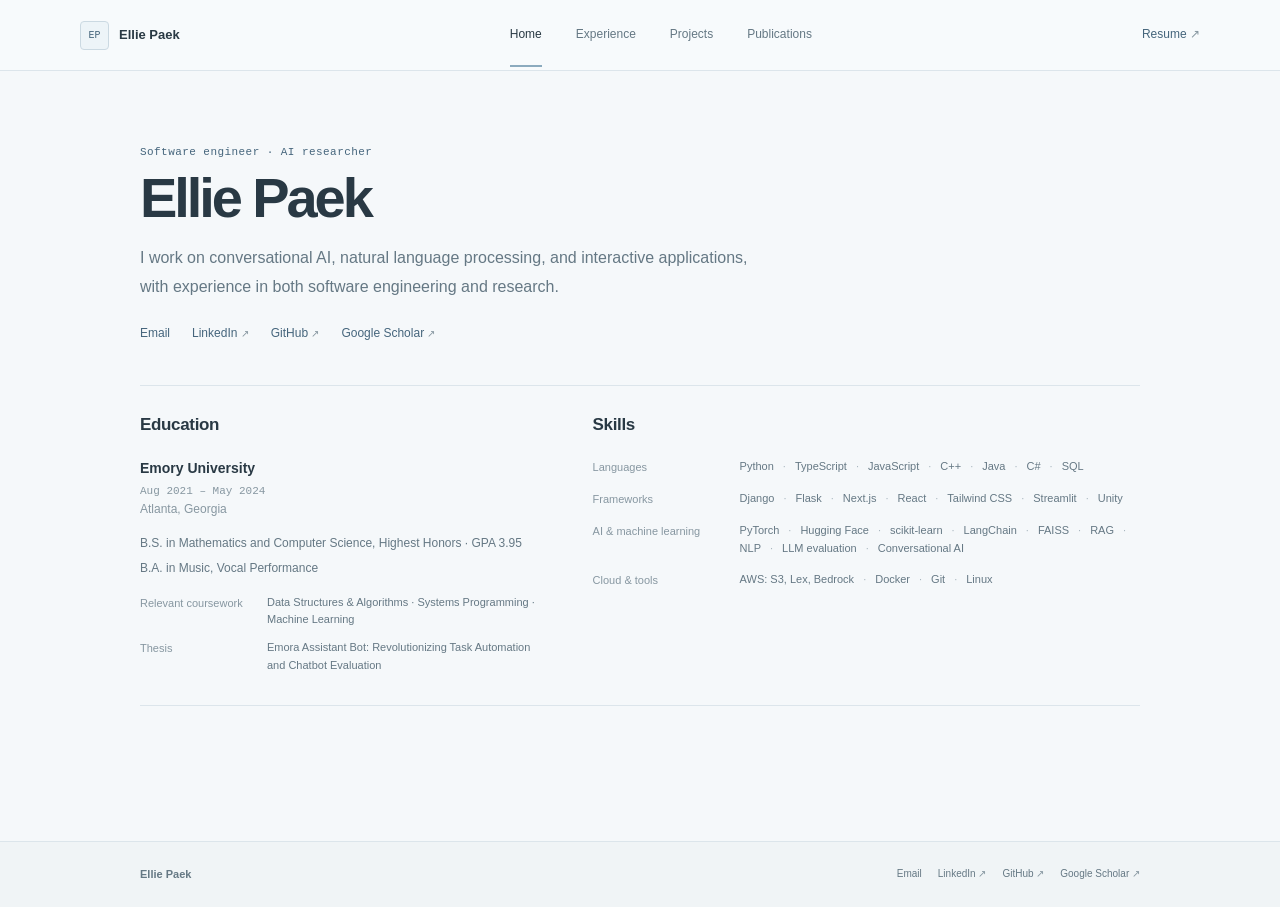
<file: index.html>
<!doctype html>
<html lang="en">
  <head>
    <meta charset="utf-8">
    <meta name="viewport" content="width=device-width, initial-scale=1">
    <meta name="theme-color" content="#f5f8fa">
    <meta name="description" content="Ellie Paek — software engineer and AI researcher working on conversational systems and natural language processing.">
    <title>Home — Ellie Paek</title>
    <link rel="icon" href="fronticon.png" type="image/png">
    <link rel="stylesheet" href="styles.css">
    <script src="content.js" defer></script>
    <script src="site.js" defer></script>
  </head>
  <body data-page="home">
    <a class="skip-link" href="#main">Skip to content</a>
    <header class="site-header">
      <div class="header-inner">
        <a class="wordmark" href="index.html" aria-label="Home">
          <span class="wordmark-mark" aria-hidden="true">EP</span>
          <span data-profile="name">Ellie Paek</span>
        </a>
        <nav class="main-nav" aria-label="Main navigation">
          <a href="index.html" data-nav="home">Home</a>
          <a href="experience.html" data-nav="experience">Experience</a>
          <a href="projects.html" data-nav="projects">Projects</a>
          <a href="publications.html" data-nav="publications">Publications</a>
        </nav>
        <a class="header-resume" href="assets/resume.pdf" target="_blank" rel="noopener">Resume <span aria-hidden="true">↗</span></a>
      </div>
    </header>

    <main id="main" class="home-main section-shell">
      <section class="home-intro" aria-labelledby="home-title">
        <p class="eyebrow" data-profile="introLabel">Software Engineer · AI Researcher</p>
        <h1 id="home-title" data-profile="name">Ellie Paek</h1>
        <p class="home-lede" data-profile="intro">I am a software engineer and AI researcher focused on conversational systems and natural language processing.</p>
        <div class="contact-links" id="hero-socials" aria-label="Contact and profiles"></div>
      </section>

      <section class="home-details" aria-label="Education and skills">
        <article class="detail-section education-section">
          <h2>Education</h2>
          <div id="education-list"></div>
        </article>
        <article class="detail-section skills-section">
          <h2>Skills</h2>
          <div id="skills-list" class="skills-list"></div>
        </article>
      </section>
    </main>

    <footer class="site-footer">
      <div class="section-shell footer-inner">
        <a class="footer-name" href="index.html" data-profile="name">Ellie Paek</a>
        <div class="footer-links" id="footer-links"></div>
      </div>
    </footer>
  </body>
</html>
</file>
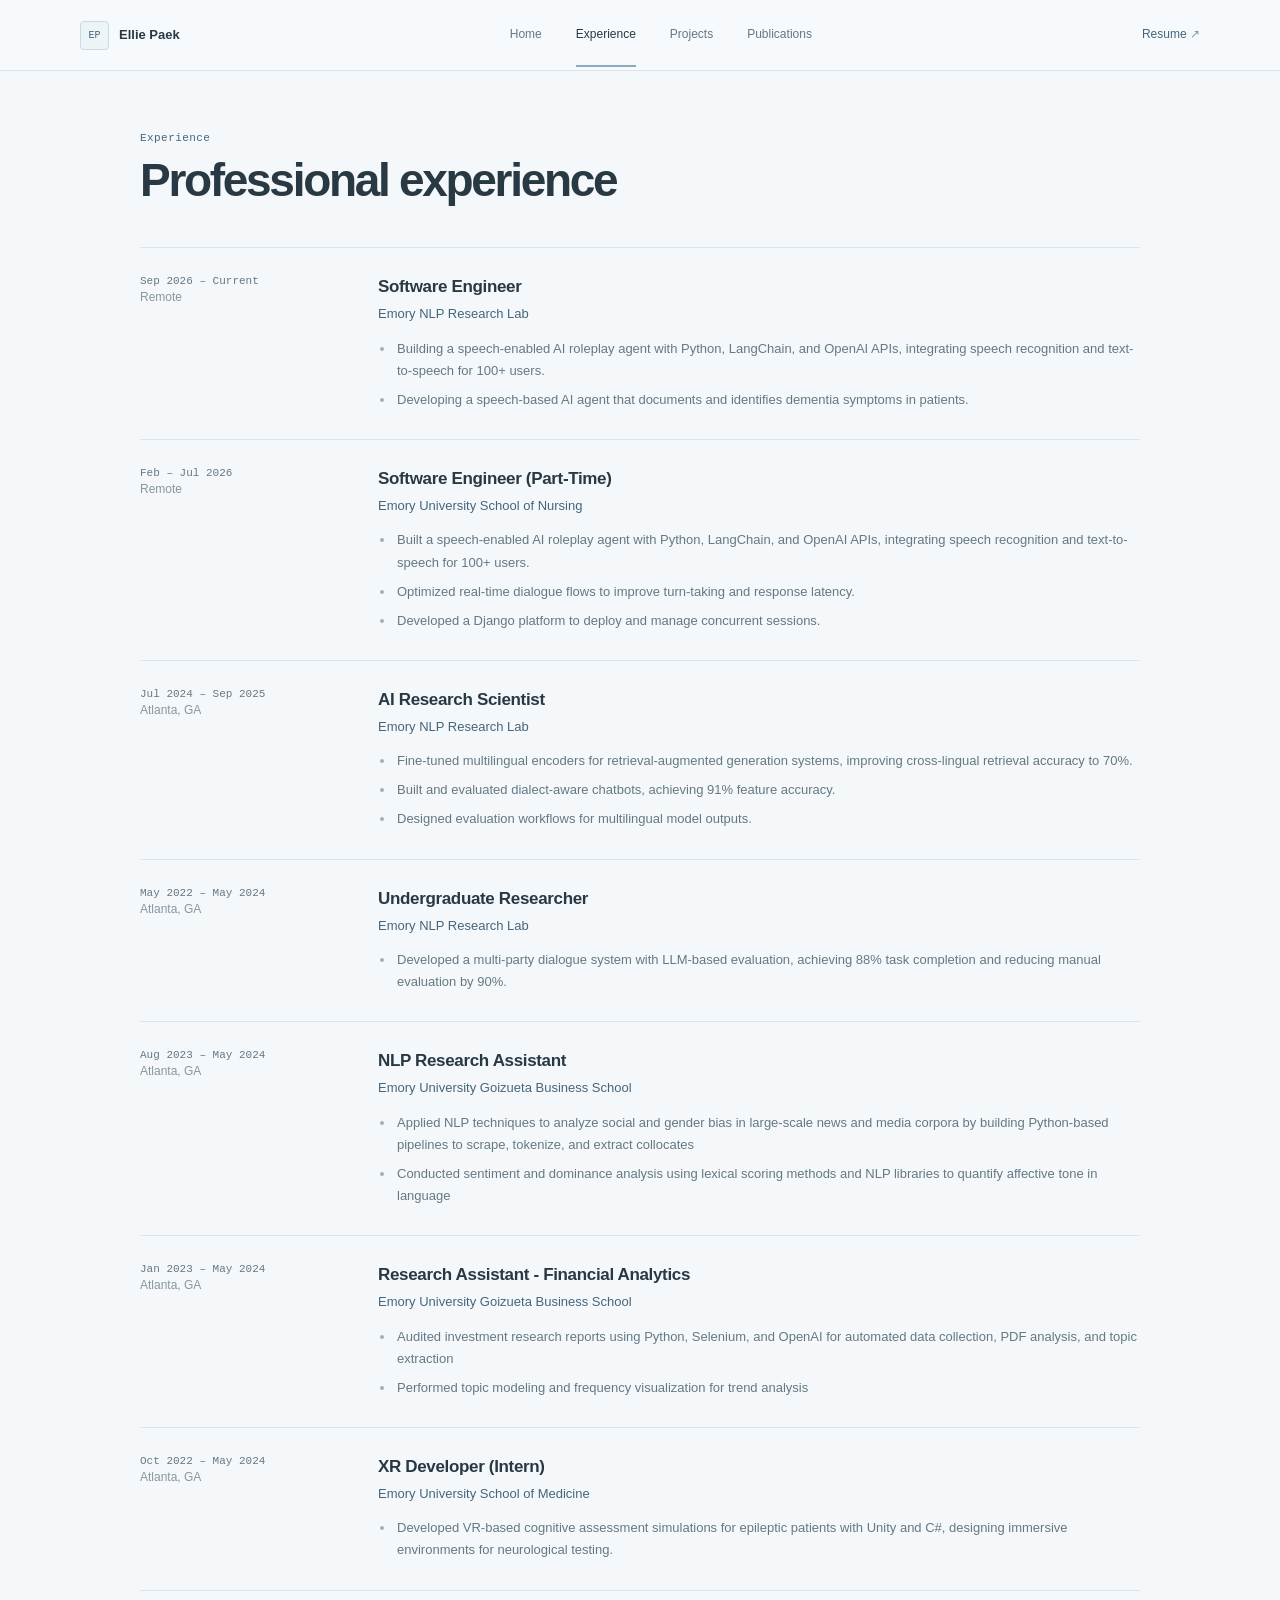
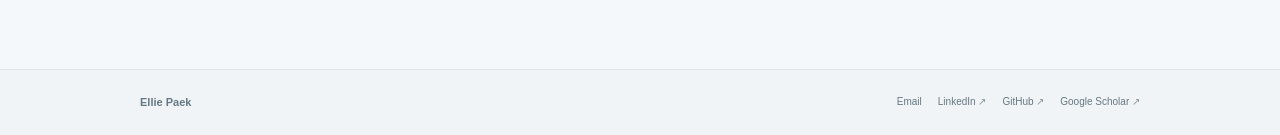
<file: experience.html>
<!doctype html>
<html lang="en">
  <head>
    <meta charset="utf-8">
    <meta name="viewport" content="width=device-width, initial-scale=1">
    <meta name="theme-color" content="#f5f8fa">
    <meta name="description" content="Experience across applied AI, NLP research, and immersive systems.">
    <title>Experience — Ellie Paek</title>
    <link rel="icon" href="fronticon.png" type="image/png">
    <link rel="stylesheet" href="styles.css">
    <script src="content.js" defer></script>
    <script src="site.js" defer></script>
  </head>
  <body data-page="experience">
    <a class="skip-link" href="#main">Skip to content</a>
    <header class="site-header">
      <div class="header-inner">
        <a class="wordmark" href="index.html" aria-label="Home"><span class="wordmark-mark" aria-hidden="true">EP</span><span data-profile="name">Ellie Paek</span></a>
        <nav class="main-nav" aria-label="Main navigation">
          <a href="index.html" data-nav="home">Home</a><a href="experience.html" data-nav="experience">Experience</a><a href="projects.html" data-nav="projects">Projects</a><a href="publications.html" data-nav="publications">Publications</a>
        </nav>
        <a class="header-resume" href="assets/resume.pdf" target="_blank" rel="noopener">Resume <span aria-hidden="true">↗</span></a>
      </div>
    </header>
    <main id="main" class="page-main section-shell">
      <section class="page-intro" aria-labelledby="page-title">
        <p class="eyebrow">Experience</p>
        <h1 id="page-title">Professional experience</h1>
      </section>
      <section class="experience-list" id="experience-list" aria-label="Work experience"></section>
    </main>
    <footer class="site-footer"><div class="section-shell footer-inner"><a class="footer-name" href="index.html" data-profile="name">Ellie Paek</a><div class="footer-links" id="footer-links"></div></div></footer>
  </body>
</html>
</file>
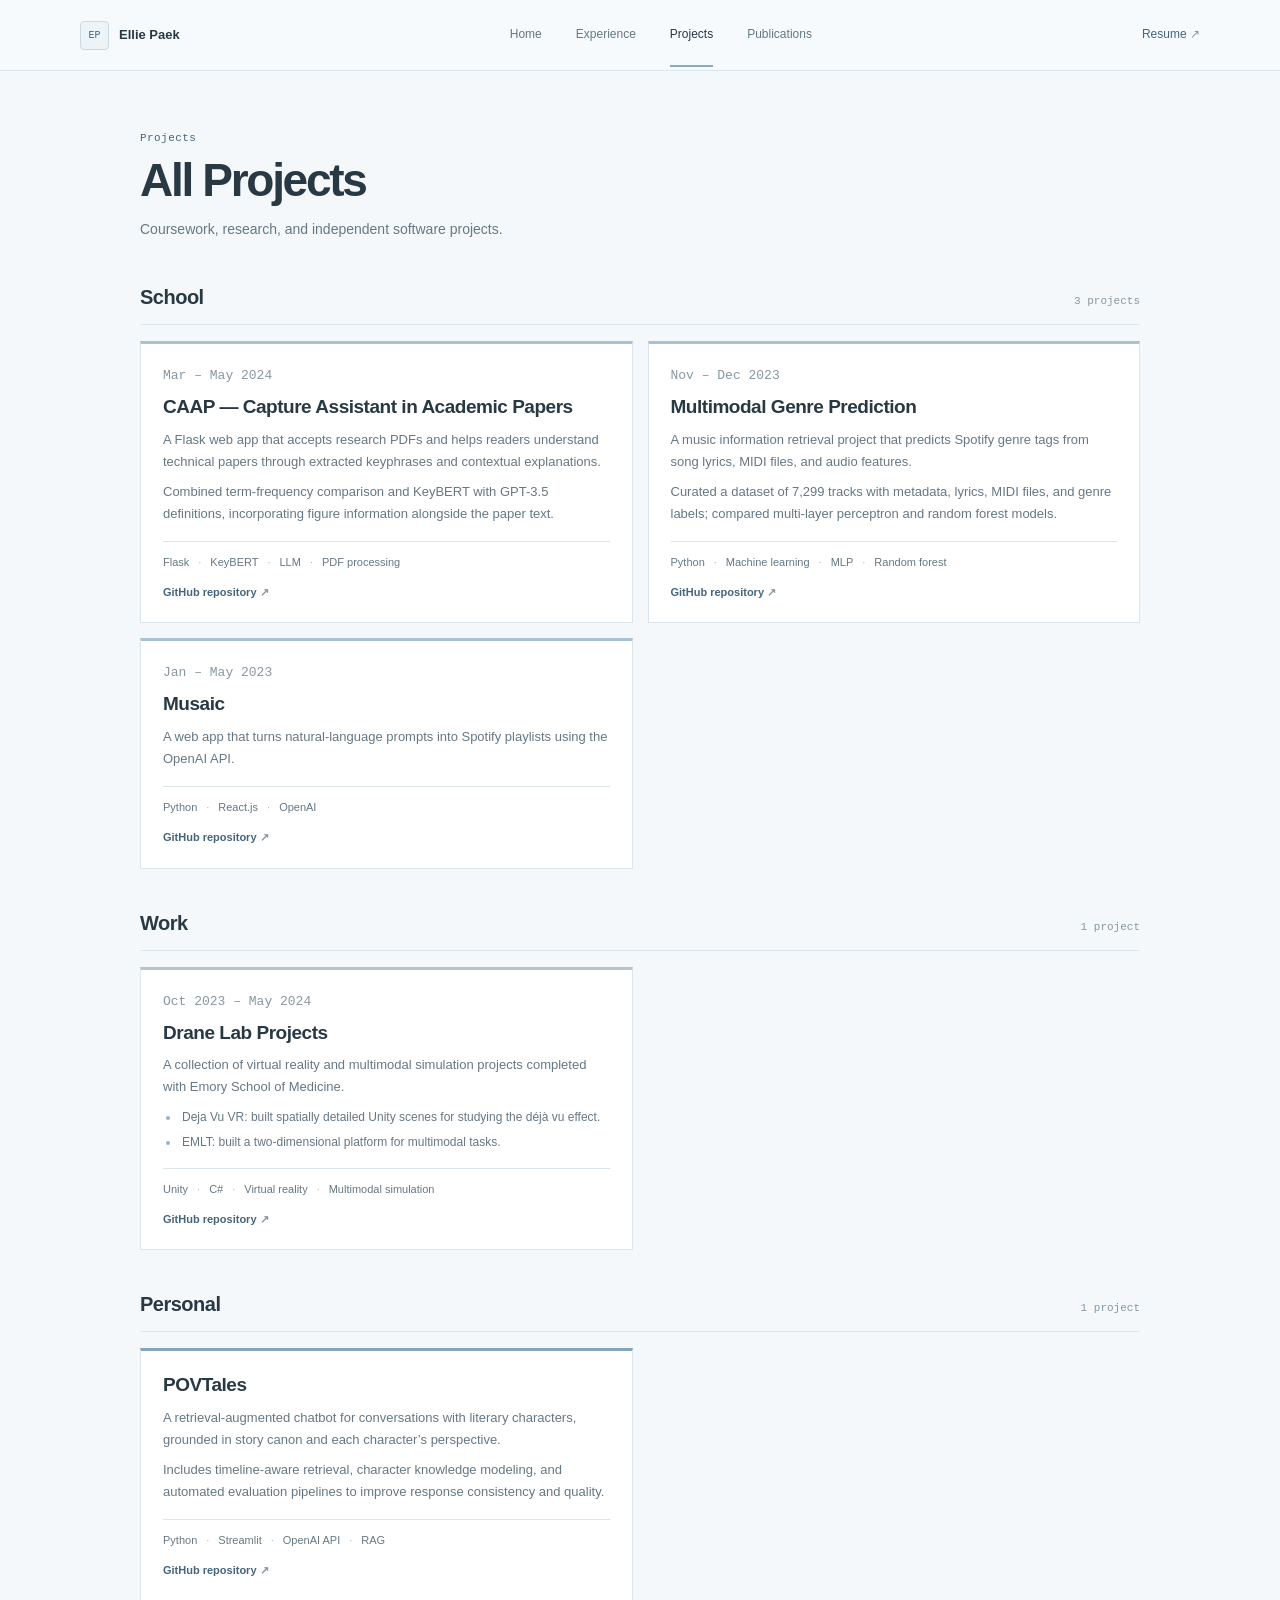
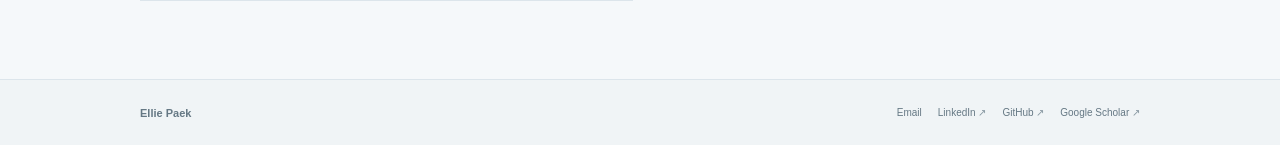
<file: projects.html>
<!doctype html>
<html lang="en">
  <head>
    <meta charset="utf-8">
    <meta name="viewport" content="width=device-width, initial-scale=1">
    <meta name="theme-color" content="#f5f8fa">
    <meta name="description" content="School, work, and personal projects in software, AI, retrieval, and interactive systems.">
    <title>Projects — Ellie Paek</title>
    <link rel="icon" href="fronticon.png" type="image/png">
    <link rel="stylesheet" href="styles.css">
    <script src="content.js" defer></script>
    <script src="site.js" defer></script>
  </head>
  <body data-page="projects">
    <a class="skip-link" href="#main">Skip to content</a>
    <header class="site-header">
      <div class="header-inner">
        <a class="wordmark" href="index.html" aria-label="Home"><span class="wordmark-mark" aria-hidden="true">EP</span><span data-profile="name">Ellie Paek</span></a>
        <nav class="main-nav" aria-label="Main navigation">
          <a href="index.html" data-nav="home">Home</a><a href="experience.html" data-nav="experience">Experience</a><a href="projects.html" data-nav="projects">Projects</a><a href="publications.html" data-nav="publications">Publications</a>
        </nav>
        <a class="header-resume" href="assets/resume.pdf" target="_blank" rel="noopener">Resume <span aria-hidden="true">↗</span></a>
      </div>
    </header>
    <main id="main" class="page-main section-shell">
      <section class="page-intro" aria-labelledby="page-title">
        <p class="eyebrow">Projects</p>
        <h1 id="page-title">All Projects</h1>
        <p>Coursework, research, and independent software projects.</p>
      </section>
      <section class="project-categories" id="project-grid" aria-label="Projects by category"></section>
    </main>
    <footer class="site-footer"><div class="section-shell footer-inner"><a class="footer-name" href="index.html" data-profile="name">Ellie Paek</a><div class="footer-links" id="footer-links"></div></div></footer>
  </body>
</html>
</file>
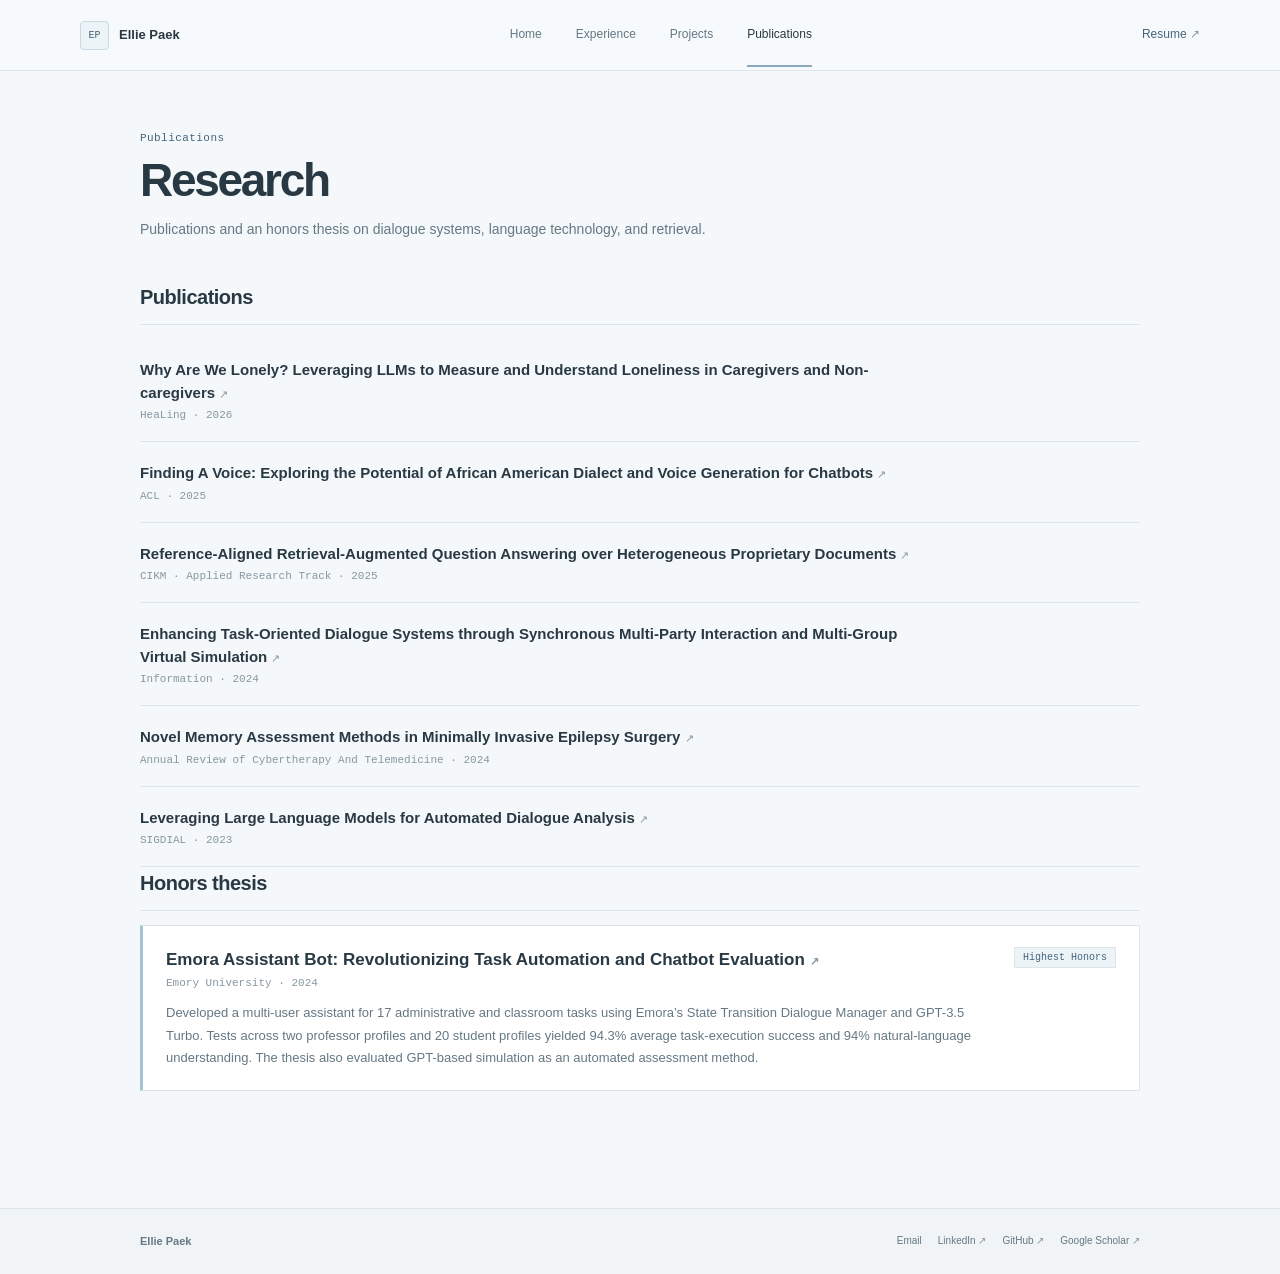
<file: publications.html>
<!doctype html>
<html lang="en">
  <head>
    <meta charset="utf-8">
    <meta name="viewport" content="width=device-width, initial-scale=1">
    <meta name="theme-color" content="#f5f8fa">
    <meta name="description" content="Research publications and an honors thesis by Ellie Paek in dialogue systems, retrieval, and language technology.">
    <title>Publications — Ellie Paek</title>
    <link rel="icon" href="fronticon.png" type="image/png">
    <link rel="stylesheet" href="styles.css">
    <script src="content.js" defer></script>
    <script src="site.js" defer></script>
  </head>
  <body data-page="publications">
    <a class="skip-link" href="#main">Skip to content</a>
    <header class="site-header">
      <div class="header-inner">
        <a class="wordmark" href="index.html" aria-label="Home"><span class="wordmark-mark" aria-hidden="true">EP</span><span data-profile="name">Ellie Paek</span></a>
        <nav class="main-nav" aria-label="Main navigation">
          <a href="index.html" data-nav="home">Home</a><a href="experience.html" data-nav="experience">Experience</a><a href="projects.html" data-nav="projects">Projects</a><a href="publications.html" data-nav="publications">Publications</a>
        </nav>
        <a class="header-resume" href="assets/resume.pdf" target="_blank" rel="noopener">Resume <span aria-hidden="true">↗</span></a>
      </div>
    </header>
    <main id="main" class="page-main section-shell">
      <section class="page-intro" aria-labelledby="page-title">
        <p class="eyebrow">Publications</p>
        <h1 id="page-title">Research</h1>
        <p>Publications and an honors thesis on dialogue systems, language technology, and retrieval.</p>
      </section>
      <section class="publication-section" aria-labelledby="publication-heading">
        <div class="research-section-heading">
          <h2 id="publication-heading">Publications</h2>
        </div>
        <div class="publication-list" id="publication-list" aria-label="Publications"></div>
      </section>
      <section class="thesis-section" aria-labelledby="thesis-heading">
        <div class="research-section-heading">
          <h2 id="thesis-heading">Honors thesis</h2>
        </div>
        <div id="thesis-entry"></div>
      </section>
    </main>
    <footer class="site-footer"><div class="section-shell footer-inner"><a class="footer-name" href="index.html" data-profile="name">Ellie Paek</a><div class="footer-links" id="footer-links"></div></div></footer>
  </body>
</html>
</file>
<file: styles.css>
:root {
  --canvas: #f5f8fa;
  --surface: #ffffff;
  --surface-blue: #edf4f8;
  --surface-silver: #eff2f4;
  --ink: #293944;
  --muted: #657884;
  --quiet: #8797a1;
  --line: #dce5eb;
  --blue: #7595ad;
  --blue-dark: #45657c;
  --sans: "Avenir Next", Avenir, "Segoe UI", sans-serif;
  --mono: "SFMono-Regular", Consolas, "Liberation Mono", monospace;
  color-scheme: light;
}

* { box-sizing: border-box; }
html { min-width: 320px; }
body { min-width: 320px; margin: 0; color: var(--ink); background: var(--canvas); font: 15px/1.65 var(--sans); -webkit-font-smoothing: antialiased; }
a { color: inherit; text-decoration: none; }
a:hover { color: var(--blue-dark); }
a:focus-visible { outline: 2px solid var(--blue); outline-offset: 4px; border-radius: 2px; }
::selection { color: var(--ink); background: #dceaf2; }
.section-shell { width: min(1000px, calc(100% - 56px)); margin-inline: auto; }
.skip-link { position: fixed; z-index: 30; top: 10px; left: 10px; padding: 10px 14px; transform: translateY(-160%); color: white; background: var(--blue-dark); }
.skip-link:focus { transform: translateY(0); }

.site-header { position: sticky; z-index: 20; top: 0; border-bottom: 1px solid var(--line); background: rgba(247, 250, 252, .96); }
.header-inner { display: flex; align-items: center; justify-content: space-between; gap: 25px; width: min(1120px, calc(100% - 56px)); min-height: 70px; margin-inline: auto; }
.wordmark { display: inline-flex; align-items: center; gap: 10px; flex: 0 0 auto; font-size: 13px; font-weight: 650; white-space: nowrap; }
.wordmark-mark { display: grid; width: 29px; height: 29px; place-items: center; border: 1px solid #cbd9e2; border-radius: 4px; color: var(--blue-dark); background: var(--surface-blue); font: 10px var(--mono); }
.main-nav { display: flex; align-items: center; gap: clamp(16px, 3vw, 34px); }
.main-nav a { padding: 22px 0 20px; border-bottom: 2px solid transparent; color: var(--muted); font-size: 12px; white-space: nowrap; }
.main-nav a:hover { color: var(--ink); }
.main-nav a[aria-current="page"] { border-bottom-color: #8baabe; color: var(--ink); }
.header-resume { color: var(--blue-dark); font-size: 12px; white-space: nowrap; }
.header-resume span, .resume-actions span { color: var(--quiet); }

.eyebrow { margin: 0; color: var(--blue-dark); font: 11px var(--mono); letter-spacing: .04em; }
.home-main { min-height: calc(100vh - 130px); padding-top: 75px; padding-bottom: 54px; }
.home-intro { max-width: 700px; padding-bottom: 41px; }
.home-intro h1 { margin: 8px 0 15px; font-size: clamp(38px, 6vw, 56px); font-weight: 560; line-height: 1.13; letter-spacing: -.055em; }
.home-lede { max-width: 630px; margin: 0; color: var(--muted); font-size: 16px; line-height: 1.8; }
.contact-links { display: flex; flex-wrap: wrap; gap: 9px 22px; margin-top: 22px; }
.contact-links a { color: var(--blue-dark); font-size: 12px; }
.contact-links a:hover, .footer-links a:hover { text-decoration: underline; text-underline-offset: 3px; }
.contact-links span, .footer-links span { color: var(--quiet); font-size: 10px; }

.home-details { display: grid; grid-template-columns: .85fr 1.15fr; gap: 48px; padding: 25px 0 31px; border-top: 1px solid var(--line); border-bottom: 1px solid var(--line); }
.detail-section h2, .resume-section h2 { margin: 0 0 18px; font-size: 17px; font-weight: 600; letter-spacing: -.02em; }
.education-item { padding-top: 0; }
.education-top { display: block; }
.education-top h3 { margin: 0; font-size: 14px; font-weight: 600; }
.education-top span { display: block; margin-top: 5px; color: var(--quiet); font: 11px var(--mono); }
.education-location { margin: 3px 0 0; color: var(--quiet); font-size: 12px; }
.degree-list { display: grid; gap: 7px; margin: 14px 0 0; padding: 0; list-style: none; }
.degree-list li { color: var(--muted); font-size: 12px; line-height: 1.55; }
.education-details { display: grid; gap: 10px; margin: 16px 0 0; }
.education-details > div { display: grid; grid-template-columns: 115px minmax(0, 1fr); gap: 12px; }
.education-details dt { color: var(--quiet); font-size: 11px; }
.education-details dd { margin: 0; color: var(--muted); font-size: 11px; line-height: 1.6; }
.skills-list { display: grid; gap: 13px; }
.skill-group { display: grid; grid-template-columns: 135px minmax(0, 1fr); gap: 12px; }
.skill-group h3 { margin: 1px 0 0; color: var(--quiet); font-size: 11px; font-weight: 500; }
.tag-list { display: flex; flex-wrap: wrap; gap: 0 9px; margin: 0; padding: 0; list-style: none; }
.tag-list li { color: var(--muted); font-size: 11px; }
.tag-list li:not(:last-child)::after { margin-left: 9px; color: #aab7c0; content: "·"; }
.resume-section { display: flex; align-items: center; justify-content: space-between; gap: 24px; padding-top: 28px; }
.resume-section h2 { margin-bottom: 2px; }
.resume-section p { margin: 0; color: var(--muted); font-size: 12px; }
.resume-actions { display: flex; flex-wrap: wrap; gap: 19px; }
.resume-actions a { color: var(--blue-dark); font-size: 12px; }

.page-main { min-height: calc(100vh - 130px); padding-top: 61px; padding-bottom: 78px; }
.page-intro { max-width: 700px; margin-bottom: 39px; }
.page-intro h1 { margin: 9px 0 10px; font-size: clamp(34px, 5vw, 46px); font-weight: 560; line-height: 1.2; letter-spacing: -.05em; }
.page-intro > p:last-child { max-width: 640px; margin: 0; color: var(--muted); font-size: 14px; line-height: 1.7; }

.experience-list { border-top: 1px solid var(--line); }
.experience-item { display: grid; grid-template-columns: 180px minmax(0, 1fr); gap: clamp(24px, 5vw, 58px); padding: 25px 0 28px; border-bottom: 1px solid var(--line); }
.experience-date { display: flex; flex-direction: column; gap: 3px; padding-top: 2px; color: var(--muted); font: 11px var(--mono); }
.experience-location { color: var(--quiet); font: 12px var(--sans); }
.experience-title-row { display: flex; justify-content: space-between; gap: 20px; }
.experience-body h2 { margin: 0; font-size: 17px; font-weight: 600; letter-spacing: -.02em; }
.organization { margin: 2px 0 0; color: var(--blue-dark); font-size: 13px; }
.experience-body ul { display: grid; gap: 7px; margin: 13px 0 0; padding-left: 17px; color: var(--muted); }
.experience-body li { padding-left: 2px; font-size: 13px; line-height: 1.7; }
.experience-body li::marker { color: #9ab2c2; }

.project-categories { display: grid; gap: 38px; }
.project-category-heading { display: flex; align-items: baseline; justify-content: space-between; gap: 16px; margin-bottom: 16px; padding-bottom: 10px; border-bottom: 1px solid var(--line); }
.project-category-heading h2 { margin: 0; font-size: 20px; font-weight: 600; letter-spacing: -.025em; }
.project-category-heading > span { color: var(--quiet); font: 11px var(--mono); }
.project-grid { display: grid; grid-template-columns: repeat(2, minmax(0, 1fr)); gap: 15px; }
.project-card { display: flex; min-width: 0; border: 1px solid var(--line); border-top: 3px solid #a9c2d2; background: var(--surface); transition: border-color .16s ease, transform .16s ease; }
.project-card[data-category="Work"] { border-top-color: #b8c4cb; }
.project-card[data-category="Personal"] { border-top-color: #84a6bd; }
.project-card:hover { transform: translateY(-2px); border-color: #b8cbd7; }
.project-card[data-category="Work"]:hover { border-color: #c3cdd3; }
.project-card[data-category="Personal"]:hover { border-color: #a8bfce; }
.project-copy { display: flex; flex: 1; flex-direction: column; padding: 21px 22px; }
.project-period { margin: 0 0 7px !important; color: var(--quiet) !important; font: 11px var(--mono); }
.project-copy h3 { margin: 0 0 9px; font-size: 19px; font-weight: 600; letter-spacing: -.025em; line-height: 1.35; }
.project-copy p { margin: 0; color: var(--muted); font-size: 13px; line-height: 1.7; }
.project-copy .project-detail { margin-top: 8px; }
.project-detail-list { display: grid; gap: 6px; margin: 9px 0 0; padding-left: 17px; color: var(--muted); }
.project-detail-list li { padding-left: 2px; font-size: 12px; line-height: 1.6; }
.project-detail-list li::marker { color: #9ab2c2; }
.project-card-footer { display: grid; gap: 12px; margin-top: auto; padding-top: 16px; }
.project-card-footer .tag-list { padding-top: 11px; border-top: 1px solid var(--line); }
.project-link { justify-self: start; color: var(--blue-dark); font-size: 11px; font-weight: 600; }
.project-link:hover { text-decoration: underline; text-underline-offset: 3px; }
.project-link span { color: var(--quiet); }

.thesis-section { margin-bottom: 39px; }
.research-section-heading { margin-bottom: 14px; padding-bottom: 10px; border-bottom: 1px solid var(--line); }
.research-section-heading .eyebrow { margin-bottom: 4px; }
.research-section-heading h2 { margin: 0; font-size: 20px; font-weight: 600; letter-spacing: -.025em; }
.thesis-card { padding: 21px 23px; border: 1px solid var(--line); border-left: 3px solid #a9c2d2; background: var(--surface); }
.thesis-card-heading { display: flex; align-items: flex-start; justify-content: space-between; gap: 20px; }
.thesis-card-heading h3 { max-width: 760px; margin: 0; font-size: 17px; font-weight: 600; line-height: 1.5; }
.thesis-card-heading h3 a:hover { text-decoration: underline; text-underline-offset: 3px; }
.thesis-card-heading h3 a span { color: var(--quiet); font-size: 11px; }
.thesis-meta { margin: 5px 0 0; color: var(--quiet); font: 11px var(--mono); }
.thesis-recognition { flex: 0 0 auto; padding: 4px 8px; border: 1px solid var(--line); color: var(--blue-dark); background: var(--surface-blue); font: 10px var(--mono); }
.thesis-summary { max-width: 820px; margin: 13px 0 0; color: var(--muted); font-size: 13px; line-height: 1.7; }
.publication-list { border-top: 0; }
.publication-item { padding: 19px 0 20px; border-bottom: 1px solid var(--line); }
.publication-main h2 { max-width: 800px; margin: 0; font-size: 15px; font-weight: 550; line-height: 1.55; }
.publication-main h2 a:hover { text-decoration: underline; text-underline-offset: 3px; }
.publication-main h2 a span { color: var(--quiet); font-size: 11px; }
.publication-main > p:not(.publication-summary) { margin: 5px 0 0; color: var(--quiet); font: 11px var(--mono); }
.publication-main .publication-summary { max-width: 820px; margin: 12px 0 0; color: var(--muted); font-size: 13px; line-height: 1.7; }

.site-footer { border-top: 1px solid var(--line); background: #f0f4f6; }
.footer-inner { display: flex; align-items: center; justify-content: space-between; gap: 20px; min-height: 65px; }
.footer-name { color: var(--muted); font-size: 11px; font-weight: 600; }
.footer-links { display: flex; flex-wrap: wrap; gap: 8px 16px; }
.footer-links a { color: var(--muted); font-size: 10px; }

@media (max-width: 760px) {
  .section-shell { width: min(100% - 38px, 600px); }
  .header-inner { display: grid; grid-template-columns: 1fr auto; gap: 4px 12px; width: calc(100% - 38px); padding-top: 9px; }
  .wordmark { grid-column: 1; grid-row: 1; }
  .header-resume { grid-column: 2; grid-row: 1; }
  .main-nav { grid-column: 1 / -1; grid-row: 2; width: 100%; justify-content: space-between; gap: 14px; overflow-x: auto; }
  .main-nav a { padding: 11px 0 10px; font-size: 11px; }
  .home-main { padding-top: 49px; }
  .home-details { grid-template-columns: 1fr; gap: 28px; }
  .skill-group { grid-template-columns: 120px minmax(0, 1fr); }
  .experience-item { grid-template-columns: 1fr; gap: 10px; }
  .experience-date { flex-direction: row; flex-wrap: wrap; gap: 5px 14px; }
  .project-grid { grid-template-columns: 1fr; }
  .footer-inner { align-items: flex-start; flex-direction: column; justify-content: center; gap: 8px; padding-block: 14px; }
}

@media (max-width: 430px) {
  .section-shell { width: calc(100% - 30px); }
  .header-inner { width: calc(100% - 30px); }
  .main-nav { gap: 12px; }
  .main-nav a { font-size: 10px; }
  .home-main, .page-main { padding-top: 38px; }
  .home-intro { padding-bottom: 31px; }
  .home-lede { font-size: 14px; }
  .resume-section { align-items: flex-start; flex-direction: column; gap: 13px; }
  .skill-group { grid-template-columns: 1fr; gap: 4px; }
  .education-details > div { grid-template-columns: 1fr; gap: 2px; }
  .thesis-card-heading { flex-direction: column; gap: 10px; }
}

@media (prefers-reduced-motion: reduce) {
  *, *::before, *::after { scroll-behavior: auto !important; transition-duration: .01ms !important; }
  .project-card:hover { transform: none; }
}
</file>
